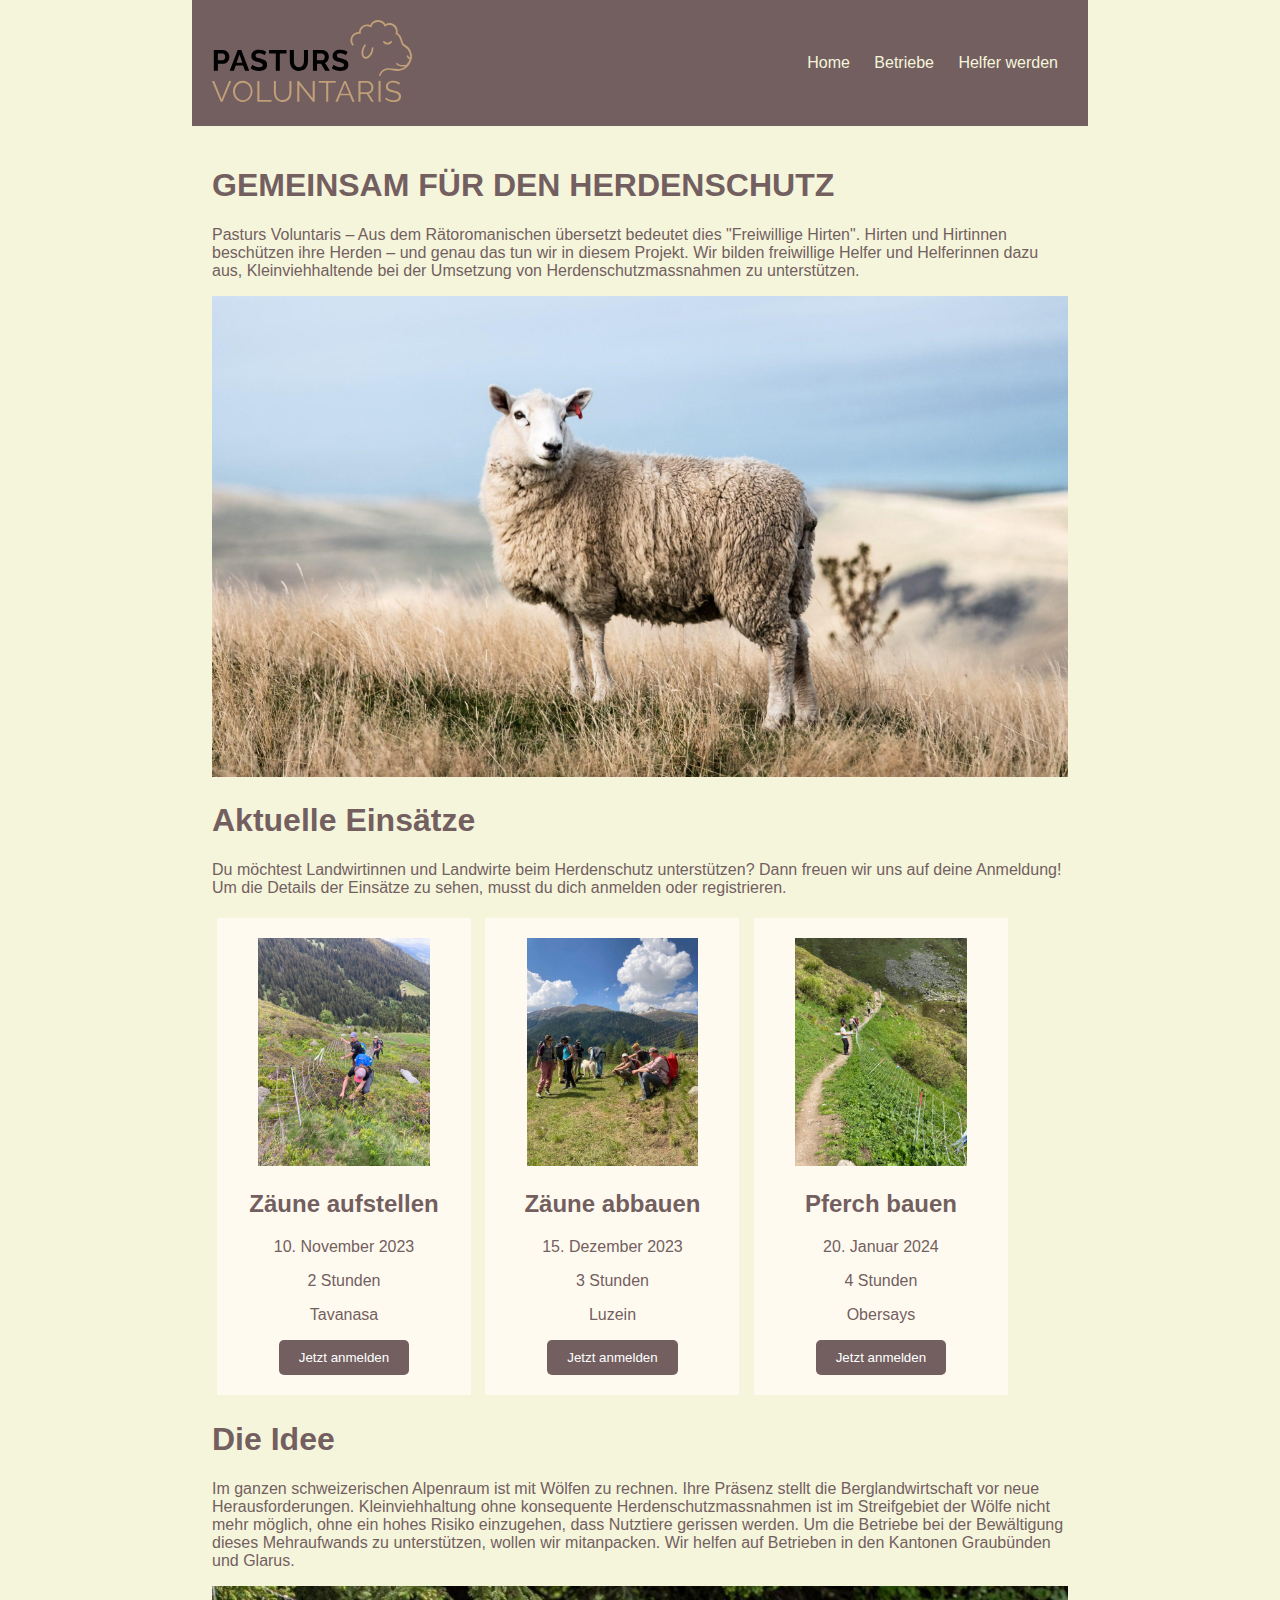
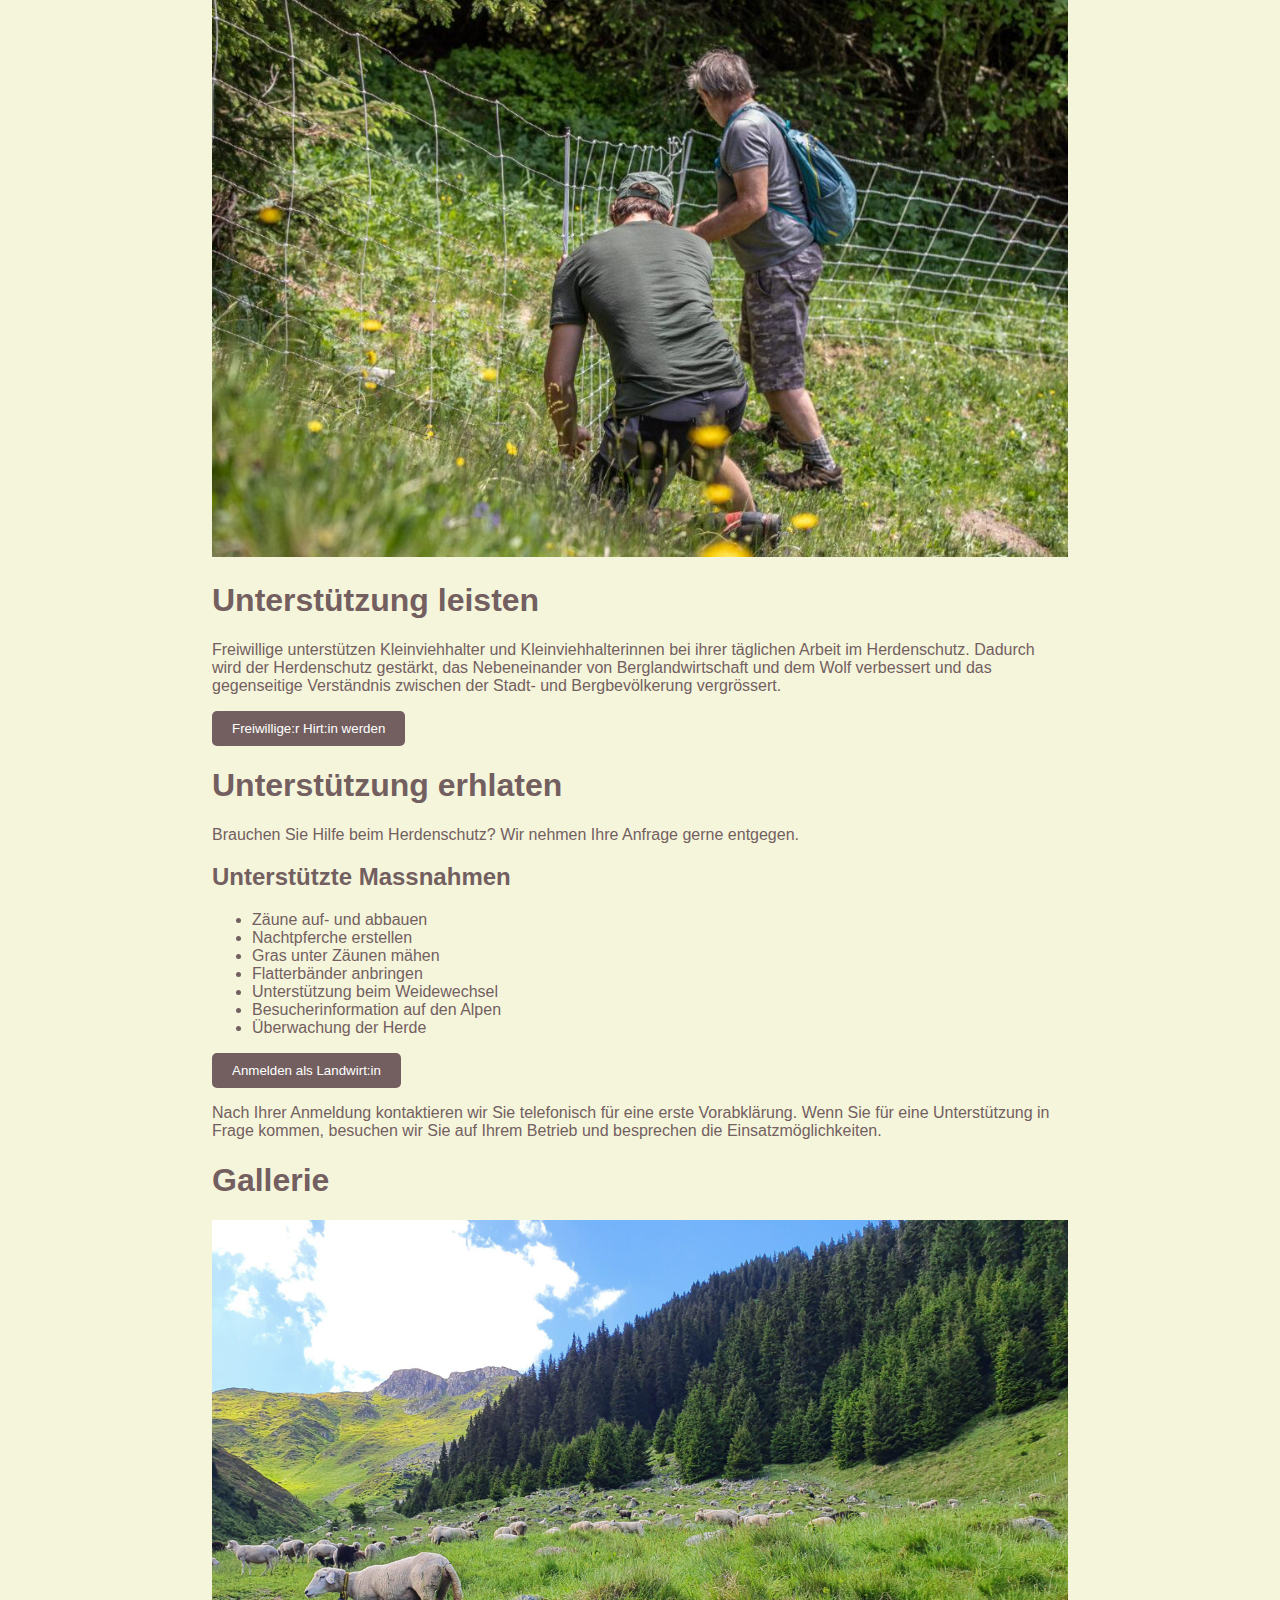
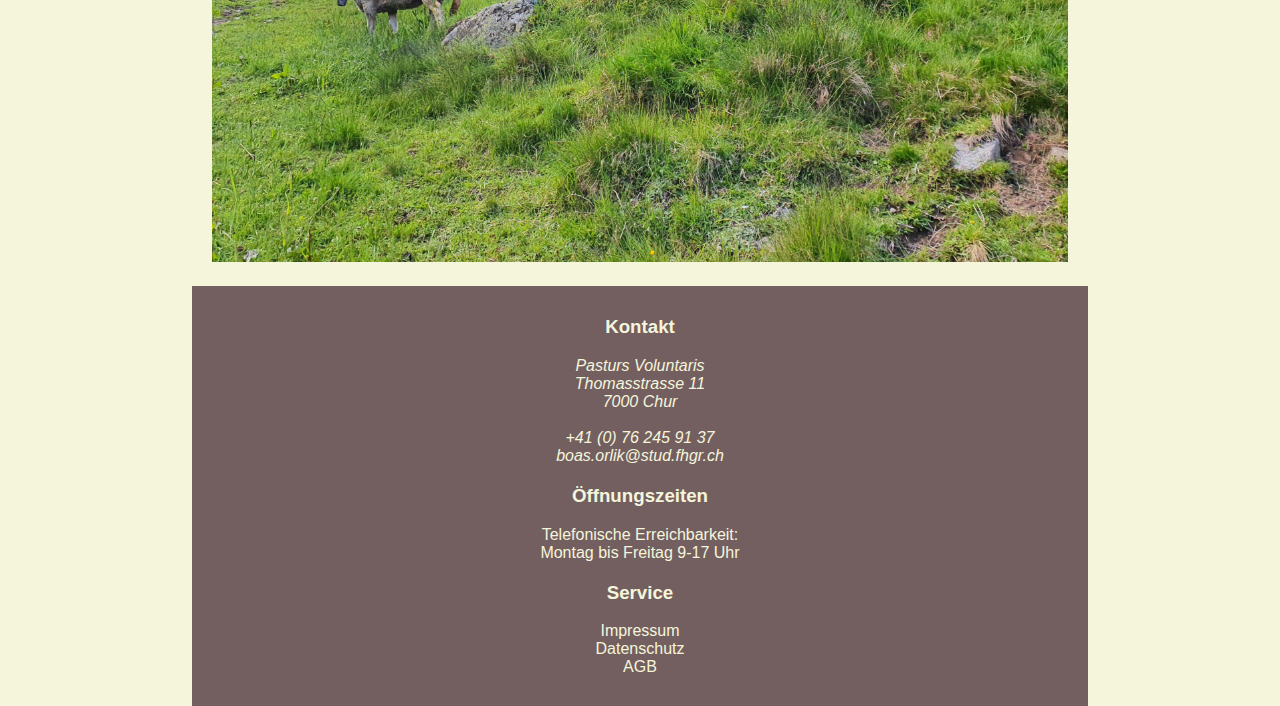
<file: index.html>
<!DOCTYPE html>
<html lang="de">
<head>
    <meta charset="UTF-8">
    <title>Pasturs Voluntaris</title>
    <link rel="stylesheet" href="style.css">

    <meta name="viewport" content="width=device-width, initial-scale=1, user-scalable=no">

    <!-- Innerhalb Ihres HTML-Head-Tags -->
    <script>
    // JavaScript, um das Menü umzuschalten
    function toggleMenu() {
        var menu = document.getElementById('main-nav').getElementsByTagName('ul')[0];
        if (menu.className === 'active') {
            menu.className = '';
        } else {
            menu.className = 'active';
        }
    }
    </script>
</head>


<body>
    <header>
        <a href="index.html" id="logo-link">
            <img src="img/Logo_Pasturs-Voluntaris_farbe-positiv.svg" alt="Logo Pasturs Voluntaris" id="logo">
        </a>
        <!-- Hamburger-Icon für kleine Bildschirme -->
        <div class="hamburger" onclick="toggleMenu()">
            <div></div>
            <div></div>
            <div></div>
        </div>
        <nav id="main-nav">
            <ul>
                <li><a href="index.html">Home</a></li>
                <li><a href="betriebe.html">Betriebe</a></li>
                <li><a href="kontaktformular.html">Helfer werden</a></li>
            </ul>
        </nav>
    </header>
    
    


    <section id="content">
        <!-- Inhalt der Startseite -->
        <h1>GEMEINSAM FÜR DEN HERDENSCHUTZ</h1>
        <p>Pasturs Voluntaris – Aus dem Rätoromanischen übersetzt bedeutet dies "Freiwillige Hirten". Hirten und Hirtinnen beschützen ihre Herden – und genau das tun wir in diesem Projekt. Wir bilden freiwillige Helfer und Helferinnen dazu aus, Kleinviehhaltende bei der Umsetzung von Herdenschutzmassnahmen zu unterstützen.</p>
        <img src="img/schaf.jpg" alt="Schaf" class="responsive-image"/>

        <h1>Aktuelle Einsätze</h1>
        <p>Du möchtest Landwirtinnen und Landwirte beim Herdenschutz unterstützen?
            Dann freuen wir uns auf deine Anmeldung! Um die Details der Einsätze zu sehen, musst du dich anmelden oder registrieren. </p>
   
            <div class="veranstaltung">
                <img src="img/einsatz1.jpeg" alt="Bild 1" width="80%">
                
                    <h2>Zäune aufstellen</h2>
                    <p>10. November 2023</p>
                    <p>2 Stunden</p>
                    <p>Tavanasa</p>
                    <button class="anmelden-button" onclick="window.location.href='kontaktformular.html'">Jetzt anmelden</button>
                
            </div>
        
            <div class="veranstaltung"> 
                <img src="img/einsatz2.jpeg" alt="Bild 2" width="80%">
                
                    <h2>Zäune abbauen</h2>
                    <p>15. Dezember 2023</p>
                    <p>3 Stunden</p>
                    <p>Luzein</p>
                    <button class="anmelden-button" onclick="window.location.href='kontaktformular.html'">Jetzt anmelden</button>
                
            </div>
        
            <div class="veranstaltung">
                <img src="img/einsatz3.jpeg" alt="Bild 3" width="80%">
            
                    <h2>Pferch bauen</h2>
                    <p>20. Januar 2024</p>
                    <p>4 Stunden</p>
                    <p>Obersays</p>
                    <button class="anmelden-button" onclick="window.location.href='kontaktformular.html'">Jetzt anmelden</button>
                
            </div>

            <h1>Die Idee</h1>
            <p>Im ganzen schweizerischen Alpenraum ist mit Wölfen zu rechnen. Ihre Präsenz stellt die Berglandwirtschaft vor neue Herausforderungen. Kleinviehhaltung ohne konsequente Herdenschutzmassnahmen ist im Streifgebiet der Wölfe nicht mehr möglich, ohne ein hohes Risiko einzugehen, dass Nutztiere gerissen werden. 
                Um die Betriebe bei der Bewältigung dieses Mehraufwands zu unterstützen, wollen wir mitanpacken. Wir helfen auf Betrieben in den Kantonen Graubünden und Glarus.</p>
        
            <img src="img/helferinnen.jpeg" alt="Helferinnen" class="responsive-image"/>


            <h1>Unterstützung leisten</h1>
            <p>Freiwillige unterstützen Kleinviehhalter und Kleinviehhalterinnen bei ihrer täglichen Arbeit im Herdenschutz. 
                Dadurch wird der Herdenschutz gestärkt, das Nebeneinander von Berglandwirtschaft und dem Wolf verbessert und das gegenseitige Verständnis zwischen der Stadt- und Bergbevölkerung vergrössert.</p>
            <button class="anmelden-button" onclick="window.location.href='kontaktformular.html'">Freiwillige:r Hirt:in werden</button>
            
            <h1>Unterstützung erhlaten</h1>
            <p>Brauchen Sie Hilfe beim Herdenschutz? Wir nehmen Ihre Anfrage gerne entgegen.</p>
            <h2>Unterstützte Massnahmen</h2>
            <ul>
                <li>Zäune auf- und abbauen</li>
                <li>Nachtpferche erstellen</li>
                <li>Gras unter Zäunen mähen</li>
                <li>Flatterbänder anbringen</li>
                <li>Unterstützung beim Weidewechsel</li>
                <li>Besucherinformation auf den Alpen</li>
                <li>Überwachung der Herde</li>
            </ul>
            <button class="anmelden-button" onclick="window.location.href='betriebe.html'">Anmelden als Landwirt:in</button>
            <p>Nach Ihrer Anmeldung kontaktieren wir Sie telefonisch für eine erste Vorabklärung. Wenn Sie für eine Unterstützung in Frage kommen, besuchen wir Sie auf Ihrem Betrieb und besprechen die Einsatzmöglichkeiten.</p>

            <!-- Gallerie*/ -->
            <h1>Gallerie</h1>
            <div class="gallery">
                <div class="gallery-item">
                    <img src="img/bts1.jpeg" alt="Bild 1" onclick="openLightbox(0)">
                </div>
                <!-- <div class="gallery-item">
                    <img src="img/schaf2.jpg" alt="Bild 2" onclick="openLightbox(1)">
                </div>
                <div class="gallery-item">
                    <img src="img/hund.jpg" alt="Bild 3" onclick="openLightbox(2)">
                </div> -->
            </div>
            
            <div class="lightbox" id="lightbox">
                <span class="close" onclick="closeLightbox()">&times;</span>
                <img src="img/schaf.jpg" alt="Bild 1" id="lightbox-image">
                <div class="caption">Bild 1</div>
            </div>
            
       
        </section>








    <footer>
        <div class="footer-section">
            <h3>Kontakt</h3>
            <address>
                Pasturs Voluntaris<br>
                Thomasstrasse 11<br>
                7000 Chur<br><br>
                <a href="tel:+41762459137">+41 (0) 76 245 91 37</a><br>
                <a href="mailto:boas.orlik@stud.fhgr.ch">boas.orlik@stud.fhgr.ch</a>
            </address>
        </div>
        
        <div class="footer-section">
            <h3>Öffnungszeiten</h3>
            <p>Telefonische Erreichbarkeit:<br>
            Montag bis Freitag 9-17 Uhr</p>
        </div>
        
        <div class="footer-section">
            <h3>Service</h3>
            <ul>
                <li><a href="impressum.html">Impressum</a></li>
                <li><a href="datenschutz.html">Datenschutz</a></li>
                <li><a href="agb.html">AGB</a></li>
            </ul>
        </div>
    </footer>
    
    <!-- Verlinkung zu einer externen JavaScript-Datei -->
<script src="script.js"></script>

</body>
</html>
</file>
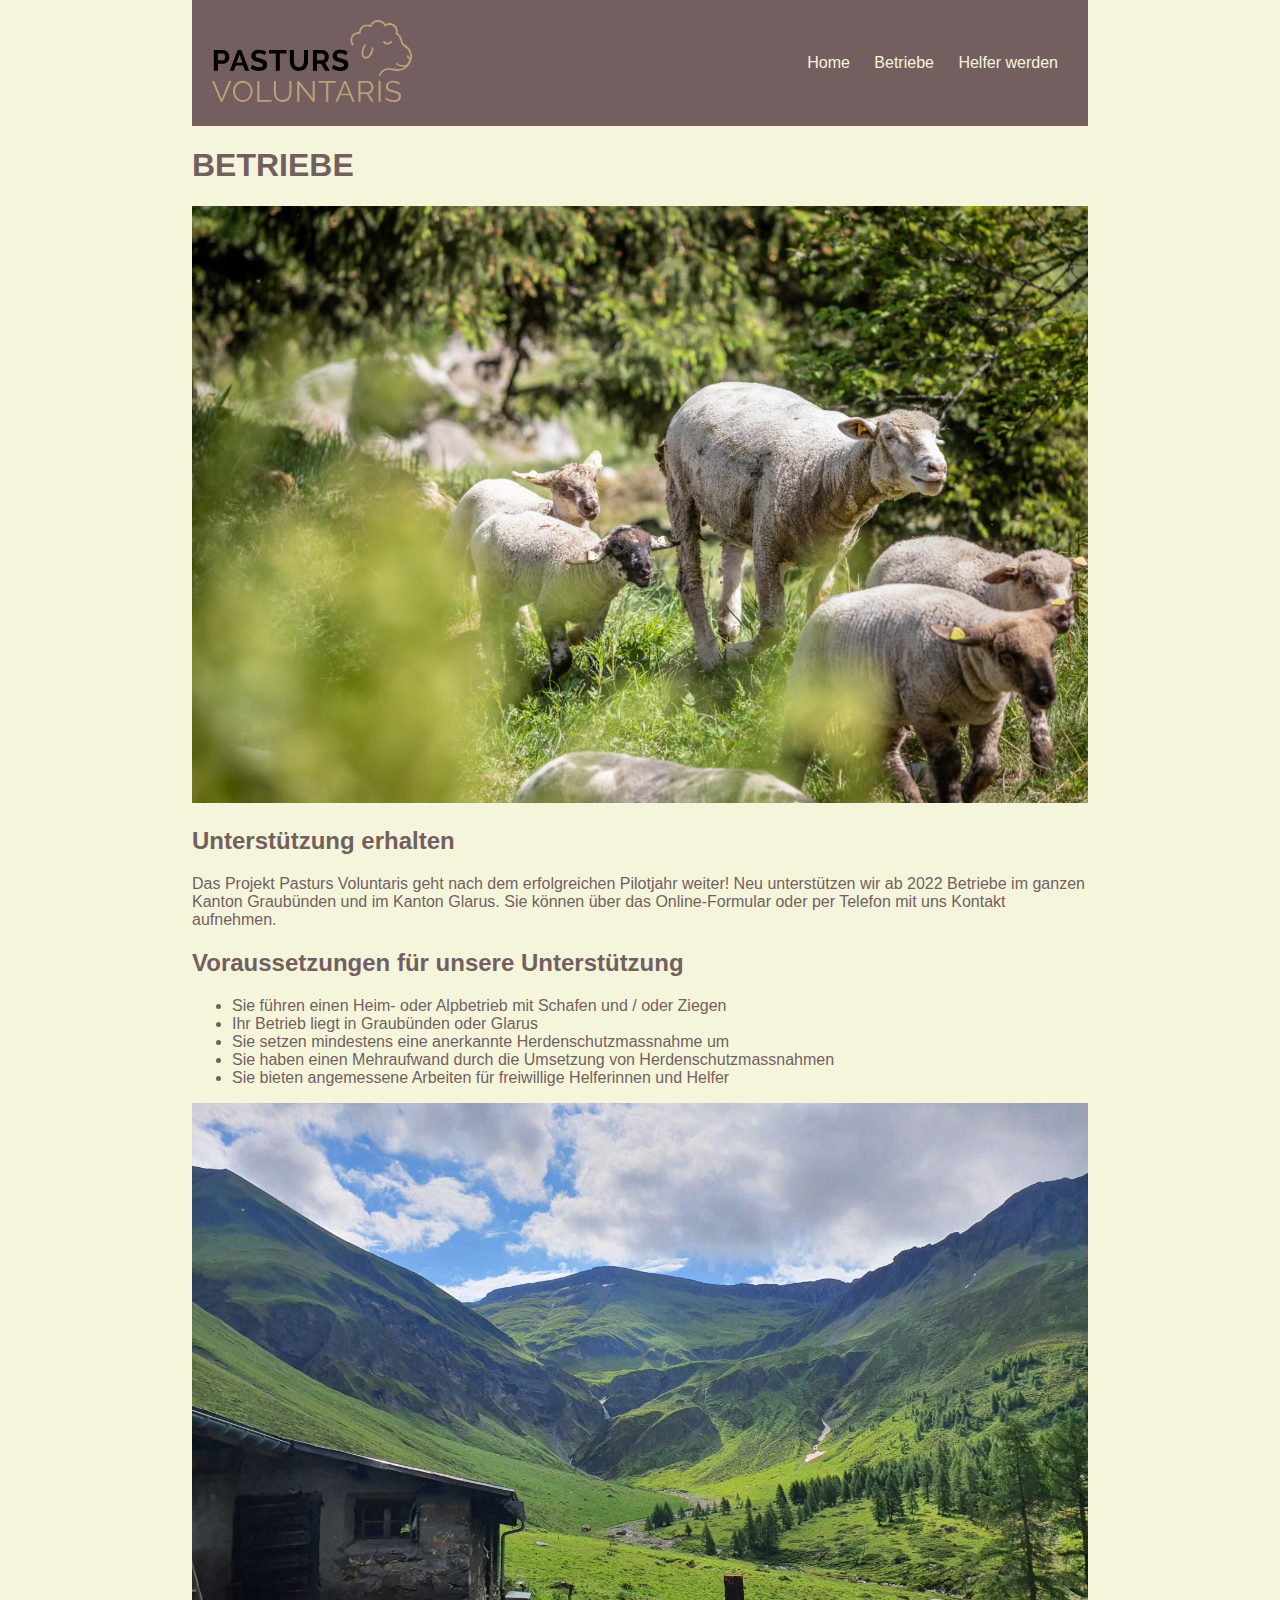
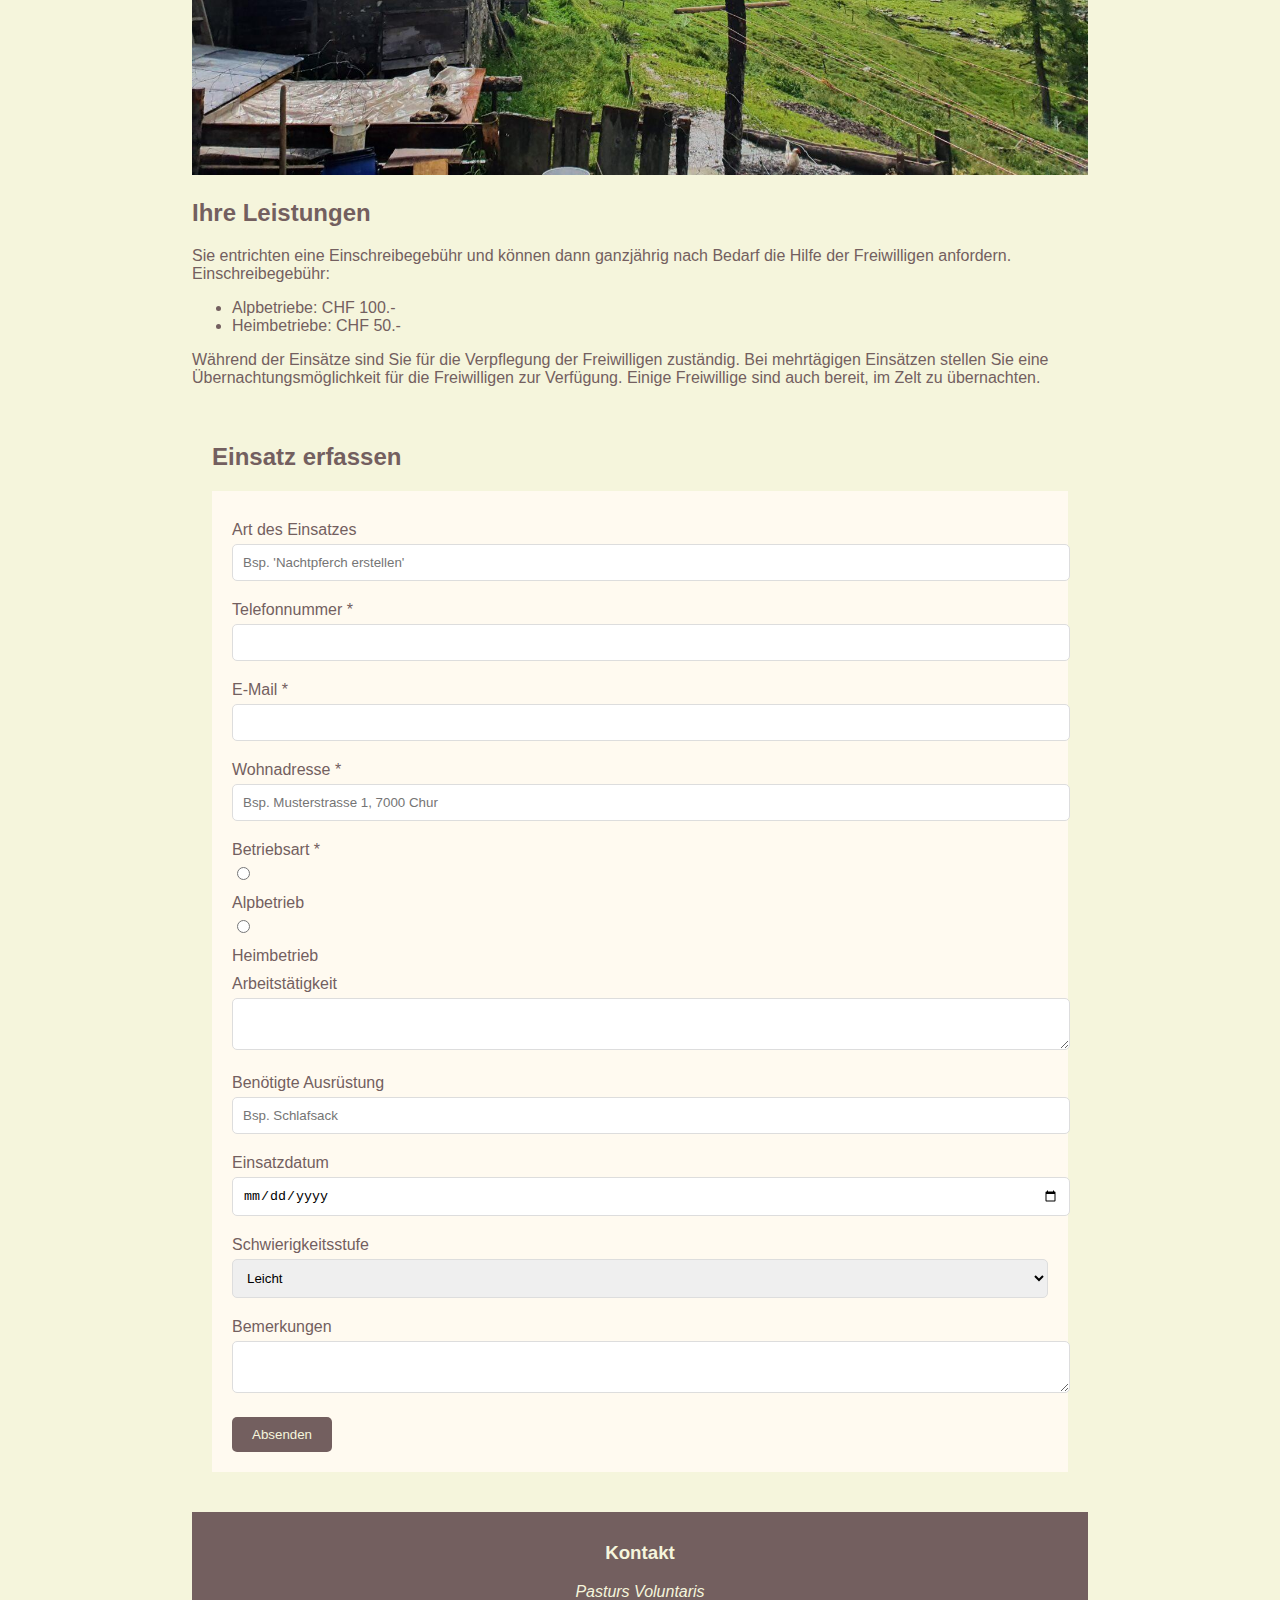
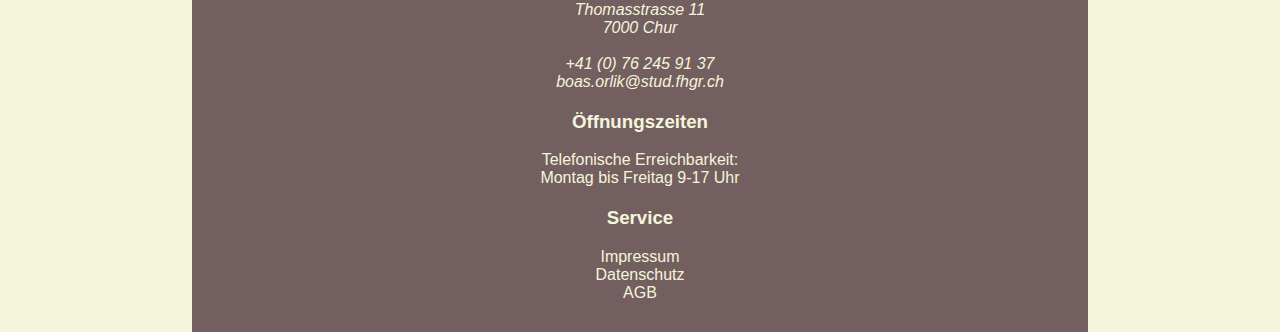
<file: betriebe.html>
<!DOCTYPE html>
<html lang="de">
<head>
    <meta charset="UTF-8">
    <title>Pasturs Voluntaris</title>
    <link rel="stylesheet" href="style.css">

    <meta name="viewport" content="width=device-width, initial-scale=1, user-scalable=no">

    <!-- Innerhalb Ihres HTML-Head-Tags -->
    <script>
    // JavaScript, um das Menü umzuschalten
    function toggleMenu() {
        var menu = document.getElementById('main-nav').getElementsByTagName('ul')[0];
        if (menu.className === 'active') {
            menu.className = '';
        } else {
            menu.className = 'active';
        }
    }
    </script>
</head>


<body>
    <header>
        <a href="index.html" id="logo-link">
            <img src="img/Logo_Pasturs-Voluntaris_farbe-positiv.svg" alt="Logo Pasturs Voluntaris" id="logo">
        </a>
        <!-- Hamburger-Icon für kleine Bildschirme -->
        <div class="hamburger" onclick="toggleMenu()">
            <div></div>
            <div></div>
            <div></div>
        </div>
        <nav id="main-nav">
            <ul>
                <li><a href="index.html">Home</a></li>
                <li><a href="betriebe.html">Betriebe</a></li>
                <li><a href="kontaktformular.html">Helfer werden</a></li>
            </ul>
        </nav>
    </header>

    <section id="betriebe-content">
        <h1>BETRIEBE</h1>
        <img src="img/schaf2.jpg" alt="Schaf2" class="responsive-image"/>
        <p> </p>
        
        <!-- Abschnitt für die Unterstützung -->
        <section id="unterstuetzung">
            <h2>Unterstützung erhalten</h2>
            <p>Das Projekt Pasturs Voluntaris geht nach dem erfolgreichen Pilotjahr weiter!
                Neu unterstützen wir ab 2022 Betriebe im ganzen Kanton Graubünden und im Kanton Glarus.
                Sie können über das Online-Formular oder per Telefon mit uns Kontakt aufnehmen.</p>

            <!-- Hier könnten weitere Details und Schritte folgen -->
        </section>

        <!-- Abschnitt für die Anforderungen -->
        <section id="anforderungen">
            <h2>Voraussetzungen für unsere Unterstützung</h2>
            <ul>
                <li>Sie führen einen Heim- oder Alpbetrieb mit Schafen und / oder Ziegen</li>
                <li>Ihr Betrieb liegt in Graubünden oder Glarus</li>
                <li>Sie setzen mindestens eine anerkannte Herdenschutzmassnahme um</li>
                <li>Sie haben einen Mehraufwand durch die Umsetzung von Herdenschutzmassnahmen</li>
                <li>Sie bieten angemessene Arbeiten für freiwillige Helferinnen und Helfer</li>
            </ul>
            
            <img src="img/alp.jpeg" alt="Alp" class="responsive-image"/>

        </section>

        <!-- Abschnitt für die angebotenen Leistungen -->
        <section id="leistungen">
            <h2>Ihre Leistungen</h2>
            <p>Sie entrichten eine Einschreibegebühr und können dann ganzjährig nach Bedarf die Hilfe der Freiwilligen anfordern.
                Einschreibegebühr:
            <ul><li>Alpbetriebe: CHF 100.-</li>
                <li>Heimbetriebe: CHF 50.-</li>
            </ul>     

                Während der Einsätze sind Sie für die Verpflegung der Freiwilligen zuständig. Bei mehrtägigen Einsätzen stellen Sie eine Übernachtungsmöglichkeit für die Freiwilligen zur Verfügung. Einige Freiwillige sind auch bereit, im Zelt zu übernachten. </p>
        </section>

        <!-- Formular für den Einsatz -->
        <section id="content">
            <h2>Einsatz erfassen</h2>
        <form id="einsatz-form" action="submit_form.php" method="post" onsubmit="return dankeNachricht()">
            
            <div class="form-row">
            <label for="einsatzArt">Art des Einsatzes</label>
            <input type="text" id="einsatzArt" name="einsatzArt" placeholder="Bsp. 'Nachtpferch erstellen'" required>
            </div>
          
            <div class="form-row">
            <label for="telefonnummer">Telefonnummer *</label>
            <input type="tel" id="telefonnummer" name="telefonnummer" required>
            </div>

            <div class="form-row">
            <label for="email">E-Mail *</label>
            <input type="email" id="email" name="email" required>
            </div>
          
            <div class="form-row">
            <label for="adresse">Wohnadresse *</label>
            <input type="text" id="adresse" name="adresse" placeholder="Bsp. Musterstrasse 1, 7000 Chur" required>
            </div>
          
            <div class="form-row">
            <label for="betriebsart">Betriebsart *</label>
                <div>
              <input type="radio" id="alpbetrieb" name="betriebsart" value="alpbetrieb">
              <label for="alpbetrieb">Alpbetrieb</label>
          
              <input type="radio" id="heimbetrieb" name="betriebsart" value="heimbetrieb">
              <label for="heimbetrieb">Heimbetrieb</label>
                </div>
            </div>

            <div class="form-row">
            <label for="taetigkeit">Arbeitstätigkeit</label>
            <textarea id="taetigkeit" name="taetigkeit"></textarea>
            </div>

            <div class="form-row">
            <label for="ausruestung">Benötigte Ausrüstung</label>
            <input type="text" id="ausruestung" name="ausruestung" placeholder="Bsp. Schlafsack">
            </div>  
          
            <div class="form-row">
            <label for="einsatzdatum">Einsatzdatum</label>
            <input type="date" id="einsatzdatum" name="einsatzdatum" required>
            </div>
          
            <div class="form-row">
            <label for="schwierigkeitsstufe">Schwierigkeitsstufe</label>
            <select id="schwierigkeitsstufe" name="schwierigkeitsstufe">
              <option value="leicht">Leicht</option>
              <option value="mittel">Mittel</option>
              <option value="schwer">Schwer</option>
              <!-- Weitere Optionen hier einfügen -->
            </select>
            </div>
          
            <div class="form-row">
            <label for="bemerkungen">Bemerkungen</label>
            <textarea id="bemerkungen" name="bemerkungen"></textarea>
            </div>
          
            <input type="submit" value="Absenden">
          </form>
        </section>
          
          <script>
          function dankeNachricht() {
            alert("Vielen Dank! Ihre Anfrage wird schnellst möglich bearbeitet.");
            return false; // oder false, wenn das Formular nicht gesendet werden soll
          }
          </script>
          
    </section>

    <footer>
        <div class="footer-section">
            <h3>Kontakt</h3>
            <address>
                Pasturs Voluntaris<br>
                Thomasstrasse 11<br>
                7000 Chur<br><br>
                <a href="tel:+41762459137">+41 (0) 76 245 91 37</a><br>
                <a href="mailto:boas.orlik@stud.fhgr.ch">boas.orlik@stud.fhgr.ch</a>
            </address>
        </div>
        
        <div class="footer-section">
            <h3>Öffnungszeiten</h3>
            <p>Telefonische Erreichbarkeit:<br>
            Montag bis Freitag 9-17 Uhr</p>
        </div>
        
        <div class="footer-section">
            <h3>Service</h3>
            <ul>
                <li><a href="impressum.html">Impressum</a></li>
                <li><a href="datenschutz.html">Datenschutz</a></li>
                <li><a href="agb.html">AGB</a></li>
            </ul>
        </div>
    </footer>
</body>
</html>
</file>
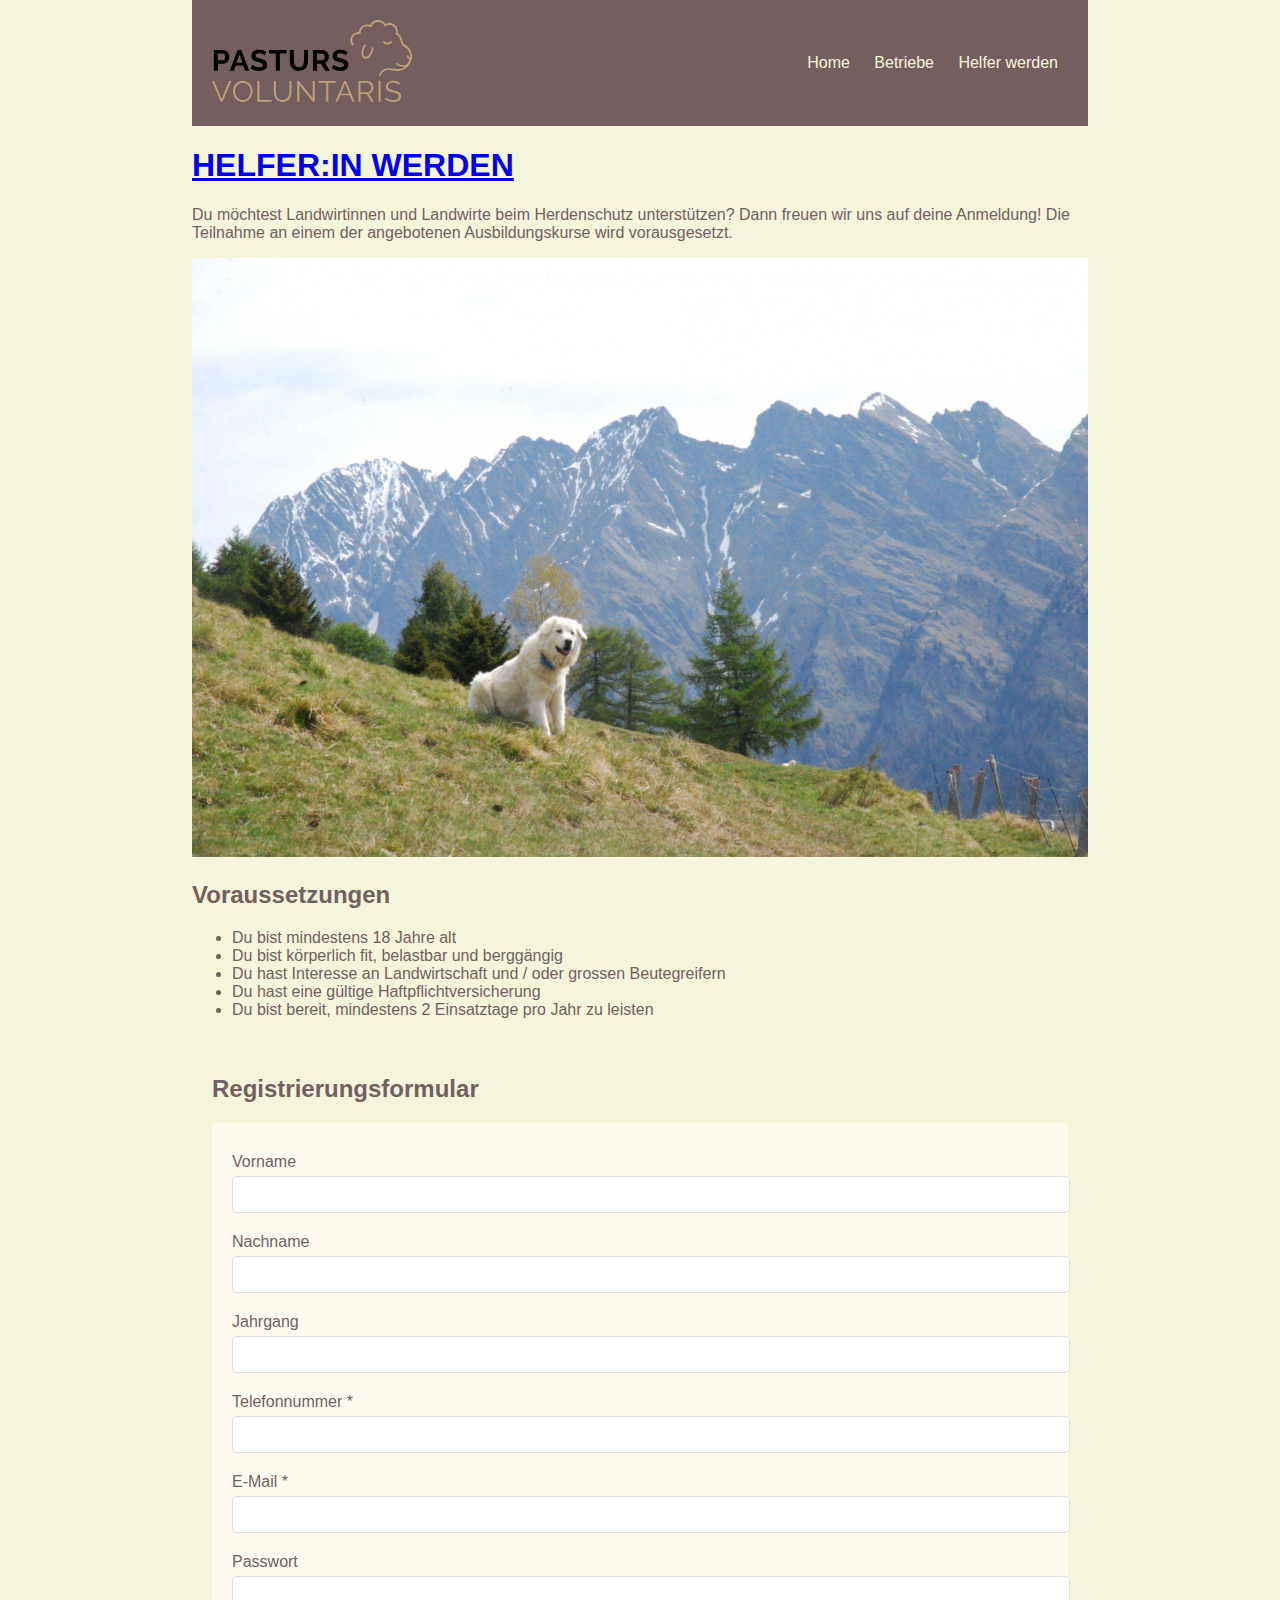
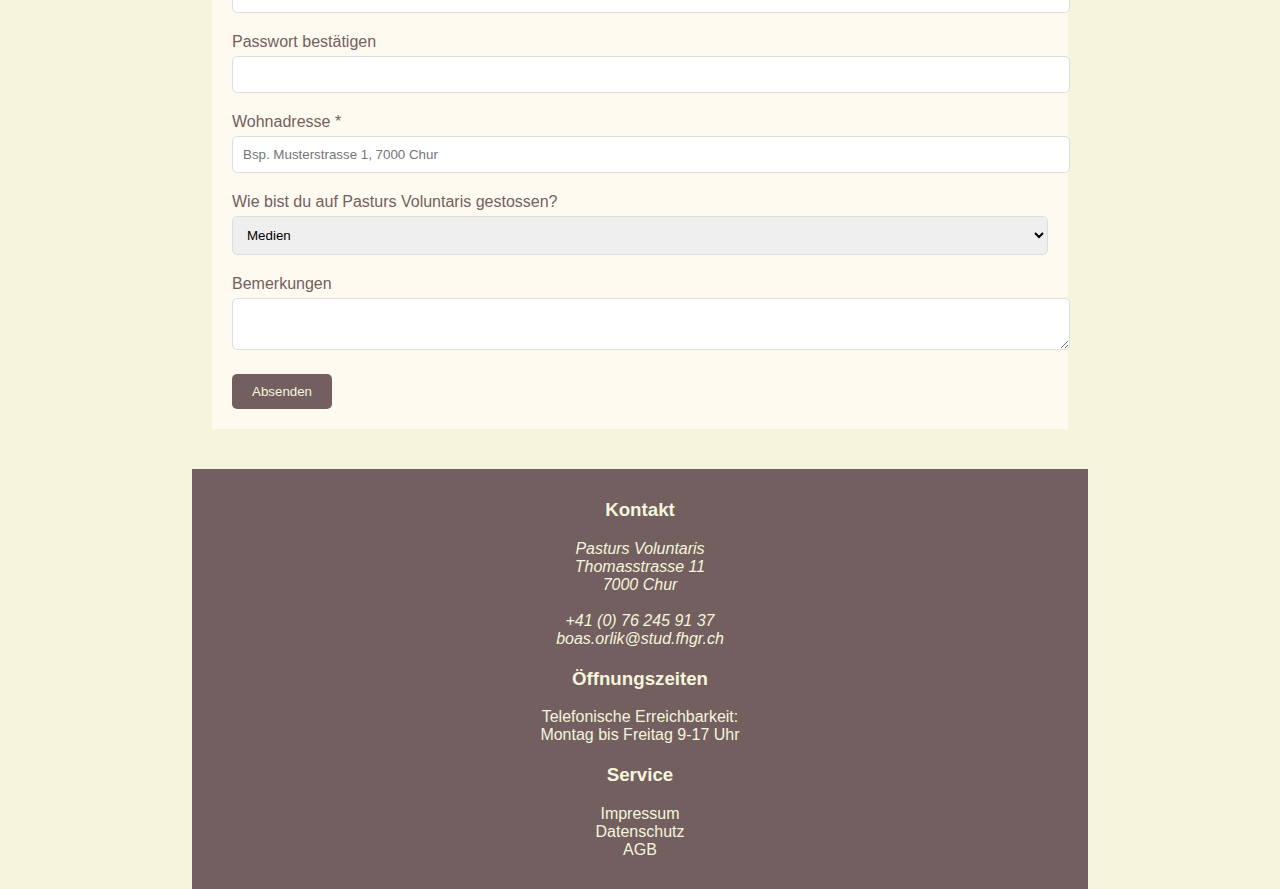
<file: kontaktformular.html>
<!DOCTYPE html>
<html lang="de">
<head>
    <meta charset="UTF-8">
    <title>Pasturs Voluntaris</title>
    <link rel="stylesheet" href="style.css">

    <meta name="viewport" content="width=device-width, initial-scale=1, user-scalable=no">

    <!-- Innerhalb Ihres HTML-Head-Tags -->
    <script>
    // JavaScript, um das Menü umzuschalten
    function toggleMenu() {
        var menu = document.getElementById('main-nav').getElementsByTagName('ul')[0];
        if (menu.className === 'active') {
            menu.className = '';
        } else {
            menu.className = 'active';
        }
    }
    </script>
</head>


<body>
    <header>
        <a href="index.html" id="logo-link">
            <img src="img/Logo_Pasturs-Voluntaris_farbe-positiv.svg" alt="Logo Pasturs Voluntaris" id="logo">
        </a>
        <!-- Hamburger-Icon für kleine Bildschirme -->
        <div class="hamburger" onclick="toggleMenu()">
            <div></div>
            <div></div>
            <div></div>
        </div>
        <nav id="main-nav">
            <ul>
                <li><a href="index.html">Home</a></li>
                <li><a href="betriebe.html">Betriebe</a></li>
                <li><a href="kontaktformular.html">Helfer werden</a></li>
            </ul>
        </nav>
    </header>

    <section id="betriebe-content">
       <h1> <a href="#content">HELFER:IN WERDEN </a> </h1> 
        <p>Du möchtest Landwirtinnen und Landwirte beim Herdenschutz unterstützen?
            Dann freuen wir uns auf deine Anmeldung! Die Teilnahme an einem der angebotenen Ausbildungskurse wird vorausgesetzt.</p>
        <img src="img/hund.jpg" alt="Hund" class="responsive-image"/>
        <p> </p>
        
        <!-- Abschnitt für die Voraussetzungen -->
        <section id="unterstuetzung">
            <h2>Voraussetzungen</h2>
            <ul>
                <li>Du bist mindestens 18 Jahre alt</li>
                <li>Du bist körperlich fit, belastbar und berggängig</li>
                <li>Du hast Interesse an Landwirtschaft und / oder grossen Beutegreifern</li>
                <li>Du hast eine gültige Haftpflichtversicherung</li>
                <li>Du bist bereit, mindestens 2 Einsatztage pro Jahr zu leisten</li>
            </ul>
        </section>


        <!-- Formular zum als Helfer registrieren -->
        <section id="content">
            <h2>Registrierungsformular</h2>
        <form id="einsatz-form" action="submit_form.php" method="post" onsubmit="return dankeNachricht()">
            
          
            <label for="vorname">Vorname</label>
            <input type="text" id="vorname" name="vorname" required>

            <label for="nachname">Nachname</label>
            <input type="text" id="nachname" name="nachname" required>

            <label for="jahrgang">Jahrgang</label>
            <input type="text" id="jahrgang" name="jahrgang" required>
          
            <label for="telefonnummer">Telefonnummer *</label>
            <input type="tel" id="telefonnummer" name="telefonnummer" required>
          
            <label for="email">E-Mail *</label>
            <input type="email" id="email" name="email" required>
          
            <label for="passwort">Passwort</label>
            <input type="text" id="passwort" name="passwort" required>

            <label for="email">Passwort bestätigen</label>
            <input type="text" id="passwortBest" name="passwortBest" required>

            <label for="adresse">Wohnadresse *</label>
            <input type="text" id="adresse" name="adresse" placeholder="Bsp. Musterstrasse 1, 7000 Chur" required>
          
            <label for="schwierigkeitsstufe">Wie bist du auf Pasturs Voluntaris gestossen?</label>
            <select id="schwierigkeitsstufe" name="schwierigkeitsstufe">
              <option value="leicht">Medien</option>
              <option value="mittel">Pro Natura</option>
              <option value="schwer">WWF</option>
              <option value="schwer">Parc Ela</option>
              <option value="schwer">Andere (Bitte unter Bemerkungen ausführen)</option>
            </select>
          
            <label for="bemerkungen">Bemerkungen</label>
            <textarea id="bemerkungen" name="bemerkungen"></textarea>
          
            <input type="submit" value="Absenden">
          </form>
        </section>
          
          <script>
          function dankeNachricht() {
            alert("Vielen Dank, Wir haben Ihre Registrierung erhalten. Wir werden uns schnellst möglich bei Ihnen melden.");
            return false; // oder false, wenn das Formular nicht gesendet werden soll
          }
          </script>
          
    </section>

    <footer>
        <div class="footer-section">
            <h3>Kontakt</h3>
            <address>
                Pasturs Voluntaris<br>
                Thomasstrasse 11<br>
                7000 Chur<br><br>
                <a href="tel:+41762459137">+41 (0) 76 245 91 37</a><br>
                <a href="mailto:boas.orlik@stud.fhgr.ch">boas.orlik@stud.fhgr.ch</a>
            </address>
        </div>
        
        <div class="footer-section">
            <h3>Öffnungszeiten</h3>
            <p>Telefonische Erreichbarkeit:<br>
            Montag bis Freitag 9-17 Uhr</p>
        </div>
        
        <div class="footer-section">
            <h3>Service</h3>
            <ul>
                <li><a href="impressum.html">Impressum</a></li>
                <li><a href="datenschutz.html">Datenschutz</a></li>
                <li><a href="agb.html">AGB</a></li>
            </ul>
        </div>
    </footer>
</body>
</html>
</file>
<file: style.css>
/* styles.css */

html {
    scroll-behavior: smooth;
}

/* Stilregel für den Header */

header {
    background-color: rgb(115, 95, 95); /* Hintergrundfarbe des Headers */
    color: beige; /* Textfarbe im Header */
    padding: 10px;
}

header {
    display: flex;
    justify-content: space-between;
    align-items: center;
}

nav ul {
    list-style: none;
    margin: 0;
    padding: 0;
}

nav ul li {
    display: inline;
    margin-right: 10px;
}

nav a {
    text-decoration: none;
    color: beige; /* Farbe der Navigationslinks */
}

#content {
    padding: 20px;
}

/* Stilregel für das Logo */
#logo {
    width: 200px; /* Hier die gewünschte Breite einstellen */
    height: auto; /* Die Höhe automatisch anpassen, um das Seitenverhältnis zu erhalten */
    padding: 10px;
}

/* Stilregeln für das Navigationsmenü */
#main-nav {
    text-align: right; /* Text rechts ausrichten */
}

#main-nav ul {
    list-style: none;
    padding: 10px;
}

#main-nav li {
    display: inline; /* Menüpunkte nebeneinander darstellen */
    margin-left: 10px; /* Abstand zwischen den Menüpunkten hinzufügen */
}

#main-nav a {
    text-decoration: none; /* Unterstreichung der Links entfernen */
}




/* Stil für das Hamburger-Menü */

/* Das Hamburger-Menü-Icon */
.hamburger {
    display: none; /* Standardmäßig nicht anzeigen */
    cursor: pointer;
}

/* Das Hamburger-Menü-Icon in Linien */
.hamburger div {
    width: 30px; /* Breite der Hamburger-Menülinien */
    height: 3px; /* Höhe der Hamburger-Menülinien */
    background-color: #fff;
    margin: 5px 0;
    transition: 0.4s;
}

/* Navigation für kleine Bildschirme verstecken */
@media (max-width: 768px) {
    .hamburger {
        display: block;
    }

    #main-nav {
        z-index: 999; /* Stellen Sie sicher, dass das Menü über anderen Inhalten liegt */
        position: fixed; /* Positioniert das Menü relativ zum Viewport */
        top: 0;
        left: 0;
        right: 0;
        /* Weitere Stile hier ... */
    }

    #main-nav ul {
        position: absolute;
        right: -100%;
        top: 60px;
        flex-direction: column;
        background-color: rgb(115, 95, 95);
        width: 200px;
        border-radius: 5px;
        transition: 0.3s;
    }

    #main-nav ul li {
        display: block;
        text-align: center;
    }

    #main-nav ul li a {
        padding: 10px;
        display: block;
    }

    /* Stil wenn das Menü geöffnet ist */
    #main-nav ul.active {
        right: 0;
    }
}














/* Stilregel für den Body */
body {
    font-family: 'Poppins', sans-serif;
    background-color: beige; /* Hauptfarbe */
    color: rgb(115, 95, 95); /* Sekundärfarbe */
    max-width: 70%; /* Maximale Breite auf 70% des Bildschirms setzen */
    margin: auto; /* Zentriert den Inhalt horizontal */
}

/* Responsive Stilregel für kleine Bildschirme */
@media (max-width: 768px) {
    body {
        max-width: 100%; /* Für kleine Bildschirme 100% Breite */
    }
    /* Stile für ein Hamburger-Menü hinzufügen */
}


/* Stilregel für Bilder*/
.responsive-image {
    max-width: 100%;
    height: auto;
  }  


/* Stilregel für die Einsätze */

.veranstaltung {
    display: inline-block;
    width: 25%;
    margin: 5px;
    padding: 20px;
    text-align: center;
    background-color: floralwhite;
}

/* Responsive Stilregel für kleine Bildschirme */
@media (max-width: 768px) {
    .veranstaltung {
        display: block; /* Stapelt die Boxen vertikal */
        width: 100%; /* Jede Box nimmt die volle Breite ein */
        margin: 10px 0; /* Fügt oben und unten einen Abstand hinzu */
    }
}





/* Stilregel für die Buttons */

.anmelden-button {
    background-color: rgb(115, 95, 95);
    color: #fff;
    padding: 10px 20px;
    border: none;
    border-radius: 5px;
    cursor: pointer;
}

.anmelden-button:hover {
    background-color: #000000;
}



/* Stilregeln für Formularelemente */
form {
    background-color: floralwhite;
    padding: 20px;
    margin-bottom: 20px;
}

form h2 {
    color: rgb(115, 95, 95);
}

form label {
    display: block;
    margin: 10px 0 5px 0;
}

form input[type="text"],
form input[type="tel"],
form input[type="email"],
form input[type="date"],
form select,
form textarea {
    width: 100%;
    padding: 10px;
    margin-bottom: 10px;
    border: 1px solid #ddd;
    border-radius: 5px;
}

form input[type="submit"] {
    width: auto;
    padding: 10px 20px;
    background-color: rgb(115, 95, 95);
    color: beige;
    border: none;
    border-radius: 5px;
    cursor: pointer;
    display: block;
    margin-top: 10px;
}

form input[type="submit"]:hover {
    background-color: #000000;
}

/* Responsive Stilregel, wenn nötig */
@media (max-width: 768px) {
    form {
        padding: 10px;
    }
}

/* Zusätzliches CSS für das Formular */
.form-row {
    margin-bottom: 10px;
}



/* CSS für die Bildergalerie */
.gallery {
    display: flex;
    flex-wrap: wrap;
    gap: 10px;
}

.gallery-item {
    cursor: pointer;
}

.gallery-item img{
    width: 100%;
}

/* CSS für die Lightbox */
.lightbox {
    display: none;
    position: fixed;
    top: 0;
    left: 0;
    width: 100%;
    height: 100%;
    background-color: rgba(0, 0, 0, 0.7);
}

.lightbox img {
    max-width: 90%;
    max-height: 90%;
    margin: auto;
    display: block;
}

.lightbox .close {
    position: absolute;
    top: 15px;
    right: 15px;
    font-size: 30px;
    color: #fff;
    cursor: pointer;
}

.lightbox .caption {
    text-align: center;
    color: #fff;
    font-size: 18px;
    margin-top: 10px;
}






/* Stilregel für den Footer */

footer {
    background-color: rgb(115, 95, 95); /* Hintergrundfarbe des Footers */
    color: beige; /* Textfarbe im Footer */
    text-align: center;
    padding: 10px;
}

footer {
    text-align: center; /* Den Text im Footer zentrieren */
}

/* Stilregel für die Links im Footer */
footer a {
    color: inherit; /* Die Farbe der Links erbt die Farbe des umgebenden Textes */
    text-decoration: none; /* Unterstreichung der Links entfernen (optional) */
}

/* Zusätzliche Stilregeln für den Footer */
.footer-section {
    margin: 20px; /* Abstand zwischen den Footer-Abschnitten hinzufügen */
}

/* Stilregel, um Listenpunkte zu entfernen */
.footer-section ul {
    list-style: none;
}

/* Stilregel, um Listenpunkte zu entfernen */
.footer-section ul {
    list-style: none;
    padding: 0; /* Zusätzlichen Abstand entfernen */
}

/* Stilregel, um die Links im Service-Abschnitt zu zentrieren */
.footer-section ul li {
    text-align: center;
}
</file>
